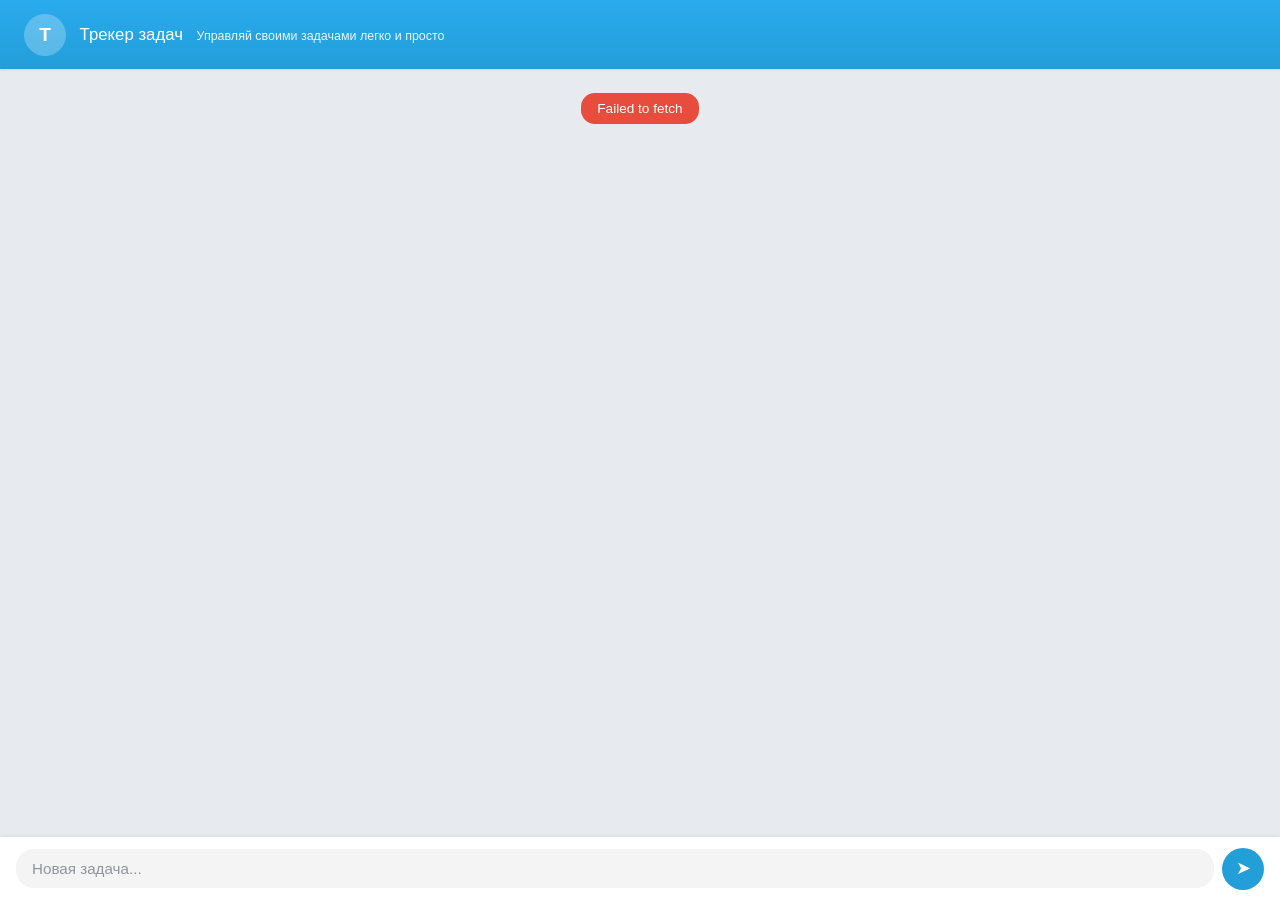
<file: index.html>
<!DOCTYPE html>
<html lang="ru">
<head>
  <meta charset="UTF-8">
  <meta name="viewport" content="width=device-width, initial-scale=1.0">
  <title>Трекер задач</title>
  <link rel="stylesheet" href="style.css">
</head>
<body>

  <header>
    <h1>Трекер задач</h1>
    <p>Управляй своими задачами легко и просто</p>
  </header>

  <main>

    <!-- Аналитика -->
    <div id="analytics" class="analytics hidden">
      <div class="stat">
        <span class="stat-value" id="stat-total">0</span>
        <span class="stat-label">Всего</span>
      </div>
      <div class="stat">
        <span class="stat-value green" id="stat-done">0</span>
        <span class="stat-label">Выполнено</span>
      </div>
      <div class="stat">
        <span class="stat-value blue" id="stat-pending">0</span>
        <span class="stat-label">Осталось</span>
      </div>
      <div class="stat">
        <span class="stat-value" id="stat-rate">0%</span>
        <span class="stat-label">Прогресс</span>
      </div>
    </div>

    <p id="error-msg" class="error hidden"></p>
    <p id="loading-msg" class="loading hidden">Загрузка...</p>

    <div id="tasks-list"></div>

  </main>

  <form id="task-form">
    <input type="text" id="task-name" name="name" placeholder="Новая задача..." required>
    <button type="submit" aria-label="Добавить"></button>
  </form>

  <script src="app.js"></script>
</body>
</html>
</file>
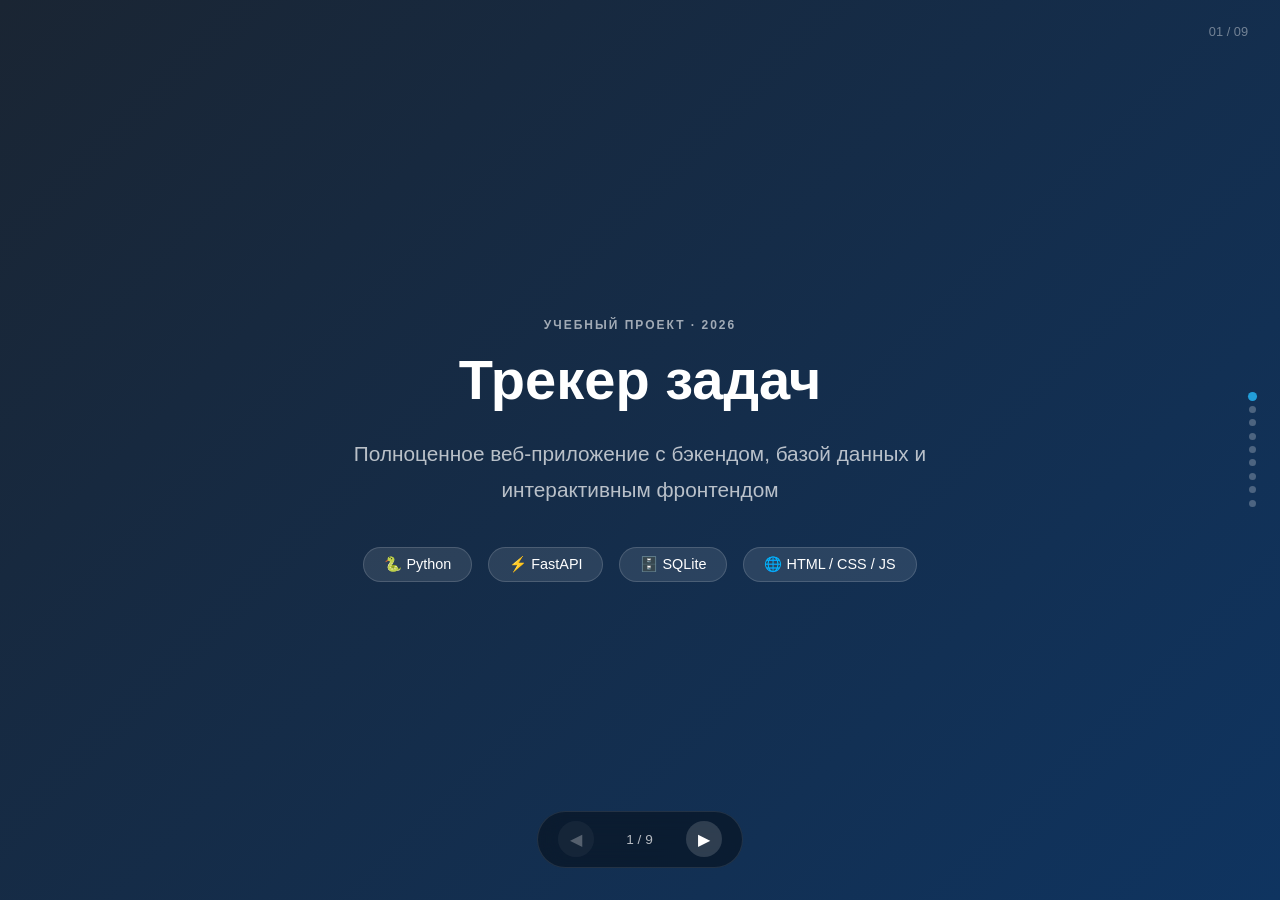
<file: presentation.html>
<!DOCTYPE html>
<html lang="ru">
<head>
<meta charset="UTF-8">
<meta name="viewport" content="width=device-width, initial-scale=1.0">
<title>Трекер задач — Презентация</title>
<style>
  :root {
    --blue:   #229ED9;
    --dark:   #1a2533;
    --light:  #f0f4f8;
    --white:  #ffffff;
    --green:  #27ae60;
    --gray:   #64748b;
    --card:   #ffffff;
  }

  * { box-sizing: border-box; margin: 0; padding: 0; }

  body {
    font-family: -apple-system, BlinkMacSystemFont, 'Segoe UI', sans-serif;
    background: var(--dark);
    color: #fff;
    height: 100vh;
    overflow: hidden;
    user-select: none;
  }

  /* ── Слайды ── */
  .slides { width: 100%; height: 100vh; position: relative; }

  .slide {
    position: absolute;
    inset: 0;
    display: flex;
    flex-direction: column;
    justify-content: center;
    align-items: center;
    padding: 3rem 4rem;
    opacity: 0;
    transform: translateX(60px);
    transition: opacity .35s ease, transform .35s ease;
    pointer-events: none;
  }

  .slide.active {
    opacity: 1;
    transform: translateX(0);
    pointer-events: all;
  }

  .slide.exit {
    opacity: 0;
    transform: translateX(-60px);
  }

  /* ── Фоны слайдов ── */
  .slide-title   { background: linear-gradient(135deg, #1a2533 0%, #0f3460 100%); }
  .slide-light   { background: var(--light); color: #1a2533; }
  .slide-blue    { background: linear-gradient(135deg, #229ED9 0%, #1a78ad 100%); }
  .slide-dark    { background: linear-gradient(135deg, #1e3a5f 0%, #0a1628 100%); }
  .slide-green   { background: linear-gradient(135deg, #1a4731 0%, #27ae60 100%); }

  /* ── Типографика ── */
  .slide-num {
    position: absolute;
    top: 1.5rem; right: 2rem;
    font-size: 0.8rem;
    opacity: 0.4;
    font-weight: 300;
  }

  .tag {
    font-size: 0.75rem;
    font-weight: 600;
    letter-spacing: 2px;
    text-transform: uppercase;
    opacity: 0.6;
    margin-bottom: 1rem;
  }

  h1 { font-size: clamp(2rem, 5vw, 3.5rem); font-weight: 700; line-height: 1.15; margin-bottom: 1rem; }
  h2 { font-size: clamp(1.5rem, 3vw, 2.2rem); font-weight: 600; margin-bottom: 1.5rem; }
  h3 { font-size: 1.1rem; font-weight: 600; margin-bottom: 0.5rem; }

  p  { font-size: 1rem; line-height: 1.7; opacity: 0.85; max-width: 700px; text-align: center; }

  .subtitle {
    font-size: clamp(1rem, 2vw, 1.3rem);
    opacity: 0.7;
    margin-top: 0.5rem;
    font-weight: 300;
  }

  /* ── Карточки ── */
  .cards {
    display: flex;
    gap: 1.25rem;
    flex-wrap: wrap;
    justify-content: center;
    margin-top: 1rem;
    width: 100%;
    max-width: 900px;
  }

  .card {
    background: rgba(255,255,255,0.1);
    backdrop-filter: blur(8px);
    border: 1px solid rgba(255,255,255,0.15);
    border-radius: 16px;
    padding: 1.5rem;
    flex: 1;
    min-width: 200px;
    max-width: 260px;
    text-align: center;
  }

  .slide-light .card {
    background: var(--white);
    border: 1px solid #e2e8f0;
    box-shadow: 0 4px 16px rgba(0,0,0,0.06);
    color: #1a2533;
  }

  .card-icon { font-size: 2.2rem; margin-bottom: 0.75rem; display: block; }
  .card h3   { font-size: 1rem; margin-bottom: 0.4rem; }
  .card p    { font-size: 0.85rem; opacity: 0.7; text-align: center; }

  /* ── Таблица эндпоинтов ── */
  .table-wrap {
    width: 100%;
    max-width: 820px;
    margin-top: 1rem;
    overflow: hidden;
    border-radius: 14px;
    border: 1px solid rgba(255,255,255,0.12);
  }

  table { width: 100%; border-collapse: collapse; font-size: 0.9rem; }

  th {
    background: rgba(255,255,255,0.1);
    padding: 0.7rem 1rem;
    text-align: left;
    font-weight: 600;
    font-size: 0.8rem;
    letter-spacing: 0.5px;
    opacity: 0.9;
  }

  td {
    padding: 0.65rem 1rem;
    border-top: 1px solid rgba(255,255,255,0.07);
    opacity: 0.85;
  }

  tr:hover td { background: rgba(255,255,255,0.05); }

  .method {
    font-weight: 700;
    font-size: 0.8rem;
    padding: 0.2rem 0.55rem;
    border-radius: 6px;
    font-family: monospace;
  }

  .get    { background: #16a34a; color: #fff; }
  .post   { background: #2563eb; color: #fff; }
  .patch  { background: #d97706; color: #fff; }
  .delete { background: #dc2626; color: #fff; }

  /* ── Схема архитектуры ── */
  .arch {
    display: flex;
    align-items: center;
    gap: 0;
    margin-top: 1.5rem;
    flex-wrap: wrap;
    justify-content: center;
  }

  .arch-box {
    background: rgba(255,255,255,0.08);
    border: 1px solid rgba(255,255,255,0.2);
    border-radius: 14px;
    padding: 1.25rem 1.75rem;
    text-align: center;
    min-width: 160px;
  }

  .arch-box .icon { font-size: 2rem; display: block; margin-bottom: 0.5rem; }
  .arch-box .label { font-size: 0.75rem; opacity: 0.6; margin-top: 0.3rem; }
  .arch-box strong { font-size: 1rem; display: block; }

  .arch-arrow {
    font-size: 1.8rem;
    opacity: 0.4;
    padding: 0 0.5rem;
  }

  /* ── Фичи ── */
  .features {
    display: grid;
    grid-template-columns: repeat(2, 1fr);
    gap: 0.75rem;
    margin-top: 1rem;
    max-width: 720px;
    width: 100%;
  }

  .feature {
    background: rgba(255,255,255,0.08);
    border: 1px solid rgba(255,255,255,0.1);
    border-radius: 12px;
    padding: 1rem 1.25rem;
    display: flex;
    align-items: flex-start;
    gap: 0.75rem;
  }

  .feature .fi { font-size: 1.4rem; flex-shrink: 0; }
  .feature h4  { font-size: 0.9rem; font-weight: 600; margin-bottom: 0.25rem; }
  .feature p   { font-size: 0.8rem; opacity: 0.65; text-align: left; }

  /* ── Аналитика-статы ── */
  .stats {
    display: flex;
    gap: 1.5rem;
    margin-top: 1.5rem;
    flex-wrap: wrap;
    justify-content: center;
  }

  .stat-box {
    text-align: center;
    background: rgba(255,255,255,0.1);
    border-radius: 16px;
    padding: 1.25rem 2rem;
    min-width: 130px;
  }

  .stat-box .val { font-size: 2.5rem; font-weight: 700; line-height: 1; }
  .stat-box .lbl { font-size: 0.8rem; opacity: 0.65; margin-top: 0.4rem; }

  /* ── Стек ── */
  .stack {
    display: flex;
    gap: 1rem;
    flex-wrap: wrap;
    justify-content: center;
    margin-top: 1.5rem;
  }

  .tech {
    background: rgba(255,255,255,0.1);
    border: 1px solid rgba(255,255,255,0.15);
    border-radius: 30px;
    padding: 0.5rem 1.25rem;
    font-size: 0.9rem;
    font-weight: 500;
    display: flex;
    align-items: center;
    gap: 0.4rem;
  }

  /* ── Навигация ── */
  .nav {
    position: fixed;
    bottom: 2rem;
    left: 50%;
    transform: translateX(-50%);
    display: flex;
    align-items: center;
    gap: 1rem;
    z-index: 100;
    background: rgba(0,0,0,0.4);
    backdrop-filter: blur(12px);
    padding: 0.6rem 1.25rem;
    border-radius: 50px;
    border: 1px solid rgba(255,255,255,0.1);
  }

  .nav button {
    background: rgba(255,255,255,0.15);
    border: none;
    color: #fff;
    width: 36px;
    height: 36px;
    border-radius: 50%;
    cursor: pointer;
    font-size: 1rem;
    transition: background .2s;
    display: flex;
    align-items: center;
    justify-content: center;
  }

  .nav button:hover:not(:disabled) { background: var(--blue); }
  .nav button:disabled { opacity: 0.3; cursor: default; }

  .nav .progress {
    font-size: 0.85rem;
    opacity: 0.7;
    min-width: 60px;
    text-align: center;
  }

  /* ── Точки ── */
  .dots {
    position: fixed;
    right: 1.5rem;
    top: 50%;
    transform: translateY(-50%);
    display: flex;
    flex-direction: column;
    gap: 0.4rem;
    z-index: 100;
  }

  .dot {
    width: 7px;
    height: 7px;
    border-radius: 50%;
    background: rgba(255,255,255,0.25);
    cursor: pointer;
    transition: all .2s;
  }

  .dot.active {
    background: var(--blue);
    transform: scale(1.3);
  }

  /* ── Code inline ── */
  code {
    background: rgba(255,255,255,0.12);
    padding: 0.15rem 0.5rem;
    border-radius: 6px;
    font-family: 'Courier New', monospace;
    font-size: 0.85em;
  }

  .slide-light code {
    background: #e2e8f0;
    color: #1e40af;
  }

  /* ── Responsive ── */
  @media (max-width: 700px) {
    .slide { padding: 2rem 1.5rem; }
    .features { grid-template-columns: 1fr; }
    .arch { flex-direction: column; }
    .arch-arrow { transform: rotate(90deg); }
    h1 { font-size: 1.8rem; }
    h2 { font-size: 1.4rem; }
  }
</style>
</head>
<body>

<div class="slides" id="slides">

  <!-- 1. Титул -->
  <div class="slide slide-title active">
    <span class="slide-num">01 / 09</span>
    <div class="tag">Учебный проект · 2026</div>
    <h1>Трекер задач</h1>
    <p class="subtitle">Полноценное веб-приложение с бэкендом, базой данных и интерактивным фронтендом</p>
    <div class="stack" style="margin-top:2.5rem">
      <span class="tech">🐍 Python</span>
      <span class="tech">⚡ FastAPI</span>
      <span class="tech">🗄️ SQLite</span>
      <span class="tech">🌐 HTML / CSS / JS</span>
    </div>
  </div>

  <!-- 2. Цель -->
  <div class="slide slide-blue">
    <span class="slide-num">02 / 09</span>
    <div class="tag">Цель проекта</div>
    <h2>Что это такое?</h2>
    <p>Приложение для управления личными задачами. Пользователь может добавлять задачи, отмечать их выполненными, удалять и отслеживать прогресс через панель аналитики — всё в режиме реального времени, без перезагрузки страницы.</p>
    <div class="cards" style="margin-top:2rem">
      <div class="card">
        <span class="card-icon">🎯</span>
        <h3>Для пользователя</h3>
        <p>Простой и удобный интерфейс управления задачами</p>
      </div>
      <div class="card">
        <span class="card-icon">👨‍💻</span>
        <h3>Для разработчика</h3>
        <p>Практика создания REST API и клиент-серверного приложения</p>
      </div>
      <div class="card">
        <span class="card-icon">📚</span>
        <h3>Для обучения</h3>
        <p>Архитектура реального приложения с нуля</p>
      </div>
    </div>
  </div>

  <!-- 3. Архитектура -->
  <div class="slide slide-dark">
    <span class="slide-num">03 / 09</span>
    <div class="tag">Архитектура</div>
    <h2>Как устроено приложение</h2>
    <div class="arch">
      <div class="arch-box">
        <span class="icon">🌐</span>
        <strong>Фронтенд</strong>
        <span class="label">HTML · CSS · JavaScript<br>Браузер пользователя</span>
      </div>
      <div class="arch-arrow">⟷</div>
      <div class="arch-box">
        <span class="icon">⚡</span>
        <strong>Бэкенд</strong>
        <span class="label">Python · FastAPI<br>REST API сервер</span>
      </div>
      <div class="arch-arrow">⟷</div>
      <div class="arch-box">
        <span class="icon">🗄️</span>
        <strong>База данных</strong>
        <span class="label">SQLite · SQLAlchemy<br>Файл app.db</span>
      </div>
    </div>
    <p style="margin-top:2rem;font-size:0.9rem;opacity:0.6">Трёхуровневая архитектура: представление → логика → данные</p>
  </div>

  <!-- 4. Стек технологий -->
  <div class="slide slide-light">
    <span class="slide-num">04 / 09</span>
    <div class="tag">Технологии</div>
    <h2>Стек технологий</h2>
    <div class="cards">
      <div class="card">
        <span class="card-icon">🐍</span>
        <h3>Python 3.10+</h3>
        <p>Основной язык бэкенда. Типизация, современный синтаксис.</p>
      </div>
      <div class="card">
        <span class="card-icon">⚡</span>
        <h3>FastAPI</h3>
        <p>Современный веб-фреймворк. Автоматическая документация (Swagger), валидация данных.</p>
      </div>
      <div class="card">
        <span class="card-icon">🗄️</span>
        <h3>SQLite + SQLAlchemy</h3>
        <p>SQLite — база в файле, не требует сервера. SQLAlchemy — ORM для работы с Python-объектами.</p>
      </div>
      <div class="card">
        <span class="card-icon">🌐</span>
        <h3>HTML / CSS / JS</h3>
        <p>Чистый фронтенд без фреймворков. Fetch API, async/await, DOM-манипуляции.</p>
      </div>
    </div>
  </div>

  <!-- 5. База данных -->
  <div class="slide slide-dark">
    <span class="slide-num">05 / 09</span>
    <div class="tag">База данных</div>
    <h2>Структура базы данных</h2>
    <div class="cards" style="gap:1.5rem;align-items:flex-start">
      <div class="card" style="text-align:left;min-width:220px">
        <span class="card-icon" style="text-align:center;display:block">👤</span>
        <h3 style="text-align:center;margin-bottom:1rem">Таблица users</h3>
        <div style="font-family:monospace;font-size:0.82rem;opacity:0.8;line-height:2">
          <div>🔑 id <span style="opacity:0.5">INTEGER PK</span></div>
          <div>📧 email <span style="opacity:0.5">TEXT UNIQUE</span></div>
          <div>🔒 password <span style="opacity:0.5">TEXT</span></div>
        </div>
      </div>
      <div class="card" style="text-align:left;min-width:220px">
        <span class="card-icon" style="text-align:center;display:block">✅</span>
        <h3 style="text-align:center;margin-bottom:1rem">Таблица tasks</h3>
        <div style="font-family:monospace;font-size:0.82rem;opacity:0.8;line-height:2">
          <div>🔑 id <span style="opacity:0.5">INTEGER PK</span></div>
          <div>📝 title <span style="opacity:0.5">TEXT</span></div>
          <div>📅 deadline <span style="opacity:0.5">DATETIME?</span></div>
          <div>⏰ created_at <span style="opacity:0.5">DATETIME</span></div>
          <div>✓ completed <span style="opacity:0.5">BOOLEAN</span></div>
          <div>🔗 owner_email <span style="opacity:0.5">→ users</span></div>
        </div>
      </div>
      <div class="card" style="text-align:left;min-width:220px">
        <span class="card-icon" style="text-align:center;display:block">🔄</span>
        <h3 style="text-align:center;margin-bottom:1rem">Таблица habits</h3>
        <div style="font-family:monospace;font-size:0.82rem;opacity:0.8;line-height:2">
          <div>🔑 id <span style="opacity:0.5">INTEGER PK</span></div>
          <div>📝 title <span style="opacity:0.5">TEXT</span></div>
          <div>📄 description <span style="opacity:0.5">TEXT?</span></div>
          <div>⏰ created_at <span style="opacity:0.5">DATETIME</span></div>
          <div>🔗 user_id <span style="opacity:0.5">→ users</span></div>
        </div>
      </div>
    </div>
  </div>

  <!-- 6. API -->
  <div class="slide slide-dark">
    <span class="slide-num">06 / 09</span>
    <div class="tag">REST API</div>
    <h2>Эндпоинты API</h2>
    <div class="table-wrap">
      <table>
        <thead>
          <tr>
            <th>Метод</th>
            <th>Путь</th>
            <th>Описание</th>
            <th>Auth</th>
          </tr>
        </thead>
        <tbody>
          <tr><td><span class="method post">POST</span></td><td><code>/register</code></td><td>Регистрация пользователя</td><td>—</td></tr>
          <tr><td><span class="method post">POST</span></td><td><code>/tasks</code></td><td>Создать задачу</td><td>✓</td></tr>
          <tr><td><span class="method get">GET</span></td><td><code>/tasks</code></td><td>Список своих задач</td><td>✓</td></tr>
          <tr><td><span class="method patch">PATCH</span></td><td><code>/tasks/{id}</code></td><td>Редактировать / выполнить</td><td>✓</td></tr>
          <tr><td><span class="method delete">DELETE</span></td><td><code>/tasks/{id}</code></td><td>Удалить задачу</td><td>✓</td></tr>
          <tr><td><span class="method get">GET</span></td><td><code>/tasks/analytics</code></td><td>Статистика по задачам</td><td>✓</td></tr>
          <tr><td><span class="method post">POST</span></td><td><code>/habits</code></td><td>Создать привычку</td><td>✓</td></tr>
          <tr><td><span class="method get">GET</span></td><td><code>/users/{id}/habits</code></td><td>Привычки пользователя</td><td>—</td></tr>
        </tbody>
      </table>
    </div>
  </div>

  <!-- 7. Функционал -->
  <div class="slide slide-blue">
    <span class="slide-num">07 / 09</span>
    <div class="tag">Функционал</div>
    <h2>Что умеет приложение</h2>
    <div class="features">
      <div class="feature">
        <span class="fi">✏️</span>
        <div>
          <h4>Добавление задач</h4>
          <p>Форма ввода внизу экрана. Задача появляется без перезагрузки страницы.</p>
        </div>
      </div>
      <div class="feature">
        <span class="fi">✅</span>
        <div>
          <h4>Отметка выполнения</h4>
          <p>Кнопка ✓ на каждой карточке. Задача перечёркивается, кружок зеленеет.</p>
        </div>
      </div>
      <div class="feature">
        <span class="fi">🗑️</span>
        <div>
          <h4>Удаление задач</h4>
          <p>Кнопка × убирает задачу из базы данных и со страницы мгновенно.</p>
        </div>
      </div>
      <div class="feature">
        <span class="fi">📊</span>
        <div>
          <h4>Аналитика</h4>
          <p>Панель: всего / выполнено / осталось / прогресс в %. Обновляется автоматически.</p>
        </div>
      </div>
      <div class="feature">
        <span class="fi">🔐</span>
        <div>
          <h4>Аутентификация</h4>
          <p>HTTP Basic Auth. Каждый пользователь видит только свои задачи.</p>
        </div>
      </div>
      <div class="feature">
        <span class="fi">💬</span>
        <div>
          <h4>Стиль Telegram</h4>
          <p>Задачи отображаются как чат-пузыри. Синий акцент, светлый фон.</p>
        </div>
      </div>
    </div>
  </div>

  <!-- 8. Аналитика -->
  <div class="slide slide-green">
    <span class="slide-num">08 / 09</span>
    <div class="tag">Аналитика</div>
    <h2>Панель статистики</h2>
    <p>Эндпоинт <code>GET /tasks/analytics</code> возвращает данные в реальном времени. Фронтенд обновляет панель после каждого действия пользователя.</p>
    <div class="stats">
      <div class="stat-box">
        <div class="val">12</div>
        <div class="lbl">Всего задач</div>
      </div>
      <div class="stat-box">
        <div class="val">8</div>
        <div class="lbl">Выполнено</div>
      </div>
      <div class="stat-box">
        <div class="val">4</div>
        <div class="lbl">Осталось</div>
      </div>
      <div class="stat-box">
        <div class="val">66.7%</div>
        <div class="lbl">Прогресс</div>
      </div>
    </div>
    <p style="margin-top:1.5rem;font-size:0.85rem;opacity:0.7">Ответ API: <code>{"total":12, "completed":8, "pending":4, "completion_rate":66.7}</code></p>
  </div>

  <!-- 9. Как запустить -->
  <div class="slide slide-dark">
    <span class="slide-num">09 / 09</span>
    <div class="tag">Запуск</div>
    <h2>Как запустить проект</h2>
    <div class="cards" style="align-items:flex-start;gap:1rem">
      <div class="card" style="text-align:left">
        <span class="card-icon" style="display:block;text-align:center">1️⃣</span>
        <h3>Клонировать репозиторий</h3>
        <p style="margin-top:0.5rem;font-family:monospace;font-size:0.8rem;text-align:left">
          git clone github.com/<br>emirmeftah/movavi2<br>
          git checkout claude/registration-api-no-db-pM4UQ
        </p>
      </div>
      <div class="card" style="text-align:left">
        <span class="card-icon" style="display:block;text-align:center">2️⃣</span>
        <h3>Установить зависимости</h3>
        <p style="margin-top:0.5rem;font-family:monospace;font-size:0.8rem;text-align:left">
          python -m venv .venv<br>
          .venv\Scripts\activate<br>
          pip install -r requirements.txt
        </p>
      </div>
      <div class="card" style="text-align:left">
        <span class="card-icon" style="display:block;text-align:center">3️⃣</span>
        <h3>Запустить</h3>
        <p style="margin-top:0.5rem;font-family:monospace;font-size:0.8rem;text-align:left">
          <strong>Терминал 1:</strong><br>
          uvicorn main:app --port 8000<br><br>
          <strong>Терминал 2:</strong><br>
          python -m http.server 5500
        </p>
      </div>
      <div class="card" style="text-align:left">
        <span class="card-icon" style="display:block;text-align:center">4️⃣</span>
        <h3>Открыть в браузере</h3>
        <p style="margin-top:0.5rem;font-family:monospace;font-size:0.8rem;text-align:left">
          <strong>Приложение:</strong><br>
          localhost:5500<br><br>
          <strong>Swagger API:</strong><br>
          localhost:8000/docs
        </p>
      </div>
    </div>
  </div>

</div>

<!-- Навигация -->
<div class="nav">
  <button id="prev" onclick="go(-1)" disabled>◀</button>
  <span class="progress" id="progress">1 / 9</span>
  <button id="next" onclick="go(1)">▶</button>
</div>

<!-- Точки -->
<div class="dots" id="dots"></div>

<script>
  const slides = document.querySelectorAll('.slide');
  const dots   = document.getElementById('dots');
  let cur = 0;

  // Создаём точки
  slides.forEach((_, i) => {
    const d = document.createElement('div');
    d.className = 'dot' + (i === 0 ? ' active' : '');
    d.onclick = () => goTo(i);
    dots.appendChild(d);
  });

  function update() {
    slides.forEach((s, i) => {
      s.classList.remove('active', 'exit');
      if (i === cur) s.classList.add('active');
    });
    dots.querySelectorAll('.dot').forEach((d, i) => {
      d.classList.toggle('active', i === cur);
    });
    document.getElementById('progress').textContent = (cur + 1) + ' / ' + slides.length;
    document.getElementById('prev').disabled = cur === 0;
    document.getElementById('next').disabled = cur === slides.length - 1;
  }

  function go(dir) {
    const next = cur + dir;
    if (next < 0 || next >= slides.length) return;
    slides[cur].classList.add('exit');
    setTimeout(() => slides[cur].classList.remove('exit'), 350);
    cur = next;
    update();
  }

  function goTo(i) { cur = i; update(); }

  // Клавиши
  document.addEventListener('keydown', e => {
    if (e.key === 'ArrowRight' || e.key === 'ArrowDown') go(1);
    if (e.key === 'ArrowLeft'  || e.key === 'ArrowUp')   go(-1);
  });
</script>

</body>
</html>
</file>
<file: style.css>
/* ════════════════════════════════════════════════════════════
   Стиль в духе Telegram
   ════════════════════════════════════════════════════════════ */

*, *::before, *::after {
  box-sizing: border-box;
  margin: 0;
  padding: 0;
}

body {
  font-family: -apple-system, BlinkMacSystemFont, 'Segoe UI', 'Roboto',
               'Helvetica Neue', Arial, sans-serif;
  background: #e7ebf0;
  color: #000;
  min-height: 100vh;
  display: flex;
  flex-direction: column;
}

/* ── Шапка ───────────────────────────────────────────────── */
header {
  background: linear-gradient(180deg, #2AABEE 0%, #229ED9 100%);
  color: #fff;
  padding: 0.85rem 1.5rem;
  box-shadow: 0 1px 2px rgba(0,0,0,0.1);
  display: flex;
  align-items: center;
  gap: 0.85rem;
  position: sticky;
  top: 0;
  z-index: 10;
}

header::before {
  content: "T";
  width: 42px;
  height: 42px;
  border-radius: 50%;
  background: rgba(255,255,255,0.25);
  color: #fff;
  font-size: 1.2rem;
  font-weight: 600;
  display: flex;
  align-items: center;
  justify-content: center;
  flex-shrink: 0;
}

header div { display: flex; flex-direction: column; }

header h1 {
  font-size: 1.05rem;
  font-weight: 500;
  line-height: 1.2;
}

header p {
  font-size: 0.78rem;
  opacity: 0.9;
  margin-top: 2px;
}

/* ── Аналитика (панель как "системное сообщение") ─────────── */
.analytics {
  display: flex;
  justify-content: space-around;
  background: rgba(255,255,255,0.85);
  border-radius: 14px;
  padding: 0.75rem 1rem;
  margin-bottom: 0.75rem;
  box-shadow: 0 1px 2px rgba(0,0,0,0.06);
  backdrop-filter: blur(4px);
}

.stat {
  display: flex;
  flex-direction: column;
  align-items: center;
  gap: 0.2rem;
}

.stat-value {
  font-size: 1.35rem;
  font-weight: 700;
  color: #1a1a1a;
  line-height: 1;
}

.stat-value.green { color: #27ae60; }
.stat-value.blue  { color: #229ED9; }

.stat-label {
  font-size: 0.7rem;
  color: #707579;
  text-align: center;
}

/* ── Основная область ─────────────────────────────────────── */
main {
  flex: 1;
  width: 100%;
  max-width: 720px;
  margin: 0 auto;
  padding: 1rem 1rem 5.5rem 1rem;
  display: flex;
  flex-direction: column;
}

/* ── Список задач ─────────────────────────────────────────── */
#tasks-list {
  display: flex;
  flex-direction: column;
  gap: 0.4rem;
}

/* Карточка-"облачко" */
.task-card {
  align-self: flex-start;
  display: flex;
  align-items: center;
  gap: 0.5rem;
  background: #fff;
  padding: 0.6rem 0.75rem 0.6rem 0.9rem;
  border-radius: 14px 14px 14px 4px;
  box-shadow: 0 1px 1px rgba(0,0,0,0.08);
  max-width: 80%;
  animation: pop-in 0.18s ease-out;
  transition: opacity 0.2s;
}

@keyframes pop-in {
  from { opacity: 0; transform: translateY(4px); }
  to   { opacity: 1; transform: translateY(0); }
}

/* Выполненная задача — приглушённая */
.task-card.completed {
  opacity: 0.55;
}

.task-card.completed .task-name {
  text-decoration: line-through;
  color: #707579;
}

.task-card .task-info {
  display: flex;
  align-items: baseline;
  gap: 0.5rem;
  flex: 1;
  min-width: 0;
}

.task-card .task-name {
  font-size: 0.95rem;
  color: #000;
  word-break: break-word;
}

.task-card .task-date {
  font-size: 0.7rem;
  color: #b0b8bf;
  flex-shrink: 0;
}

/* Кнопка "Выполнено" ✓ */
.task-card .done-btn {
  width: 26px;
  height: 26px;
  border-radius: 50%;
  border: 2px solid #d0d7de;
  background: transparent;
  color: transparent;
  font-size: 0.9rem;
  cursor: pointer;
  display: flex;
  align-items: center;
  justify-content: center;
  flex-shrink: 0;
  transition: all 0.15s;
  padding: 0;
}

.task-card .done-btn:hover {
  border-color: #27ae60;
  color: #27ae60;
  background: #eafaf1;
}

/* Когда задача уже выполнена — кружок закрашен зелёным */
.task-card.completed .done-btn {
  border-color: #27ae60;
  background: #27ae60;
  color: #fff;
}

.task-card .done-btn::before { content: "✓"; }

/* Кнопка удаления × */
.task-card .delete-btn {
  width: 22px;
  height: 22px;
  border-radius: 50%;
  border: none;
  background: transparent;
  color: #b0b8bf;
  font-size: 1.1rem;
  cursor: pointer;
  display: flex;
  align-items: center;
  justify-content: center;
  flex-shrink: 0;
  transition: all 0.15s;
  padding: 0;
  line-height: 1;
}

.task-card .delete-btn:hover {
  background: #ff4d4f;
  color: #fff;
}

.task-card .delete-btn::before { content: "×"; }

/* ── Форма ввода (закреплена снизу) ──────────────────────── */
#task-form {
  position: fixed;
  bottom: 0;
  left: 0;
  right: 0;
  background: #fff;
  padding: 0.65rem 1rem;
  display: flex;
  gap: 0.5rem;
  align-items: center;
  box-shadow: 0 -1px 4px rgba(0,0,0,0.06);
  z-index: 5;
}

#task-form input {
  flex: 1;
  padding: 0.7rem 1rem;
  border: none;
  border-radius: 18px;
  font-size: 0.95rem;
  outline: none;
  background: #f4f4f5;
  color: #000;
  font-family: inherit;
  transition: background 0.15s;
}

#task-form input:focus { background: #ebebed; }
#task-form input::placeholder { color: #909499; }

#task-form button {
  width: 42px;
  height: 42px;
  border-radius: 50%;
  background: #229ED9;
  color: #fff;
  border: none;
  cursor: pointer;
  font-size: 1.1rem;
  display: flex;
  align-items: center;
  justify-content: center;
  flex-shrink: 0;
  transition: background 0.15s, transform 0.1s;
  padding: 0;
}

#task-form button::before { content: "➤"; }
#task-form button:hover    { background: #1e8bc1; }
#task-form button:active   { transform: scale(0.93); }

/* ── Утилиты ──────────────────────────────────────────────── */
.hidden { display: none !important; }

.error {
  align-self: center;
  color: #fff;
  font-size: 0.85rem;
  padding: 0.5rem 1rem;
  background: #e74c3c;
  border-radius: 14px;
  margin: 0.5rem 0;
}

.loading {
  align-self: center;
  color: #707579;
  font-size: 0.8rem;
  padding: 0.5rem 1rem;
  background: rgba(255,255,255,0.7);
  border-radius: 14px;
  margin: 0.5rem 0;
}

/* ── Адаптивность ─────────────────────────────────────────── */
@media (max-width: 600px) {
  header { padding: 0.7rem 1rem; }
  header::before { width: 36px; height: 36px; font-size: 1rem; }
  header h1 { font-size: 1rem; }
  main { padding: 0.75rem 0.75rem 5.5rem; }
  .task-card { max-width: 90%; }
  .analytics { gap: 0.25rem; }
  .stat-value { font-size: 1.15rem; }
}
</file>
